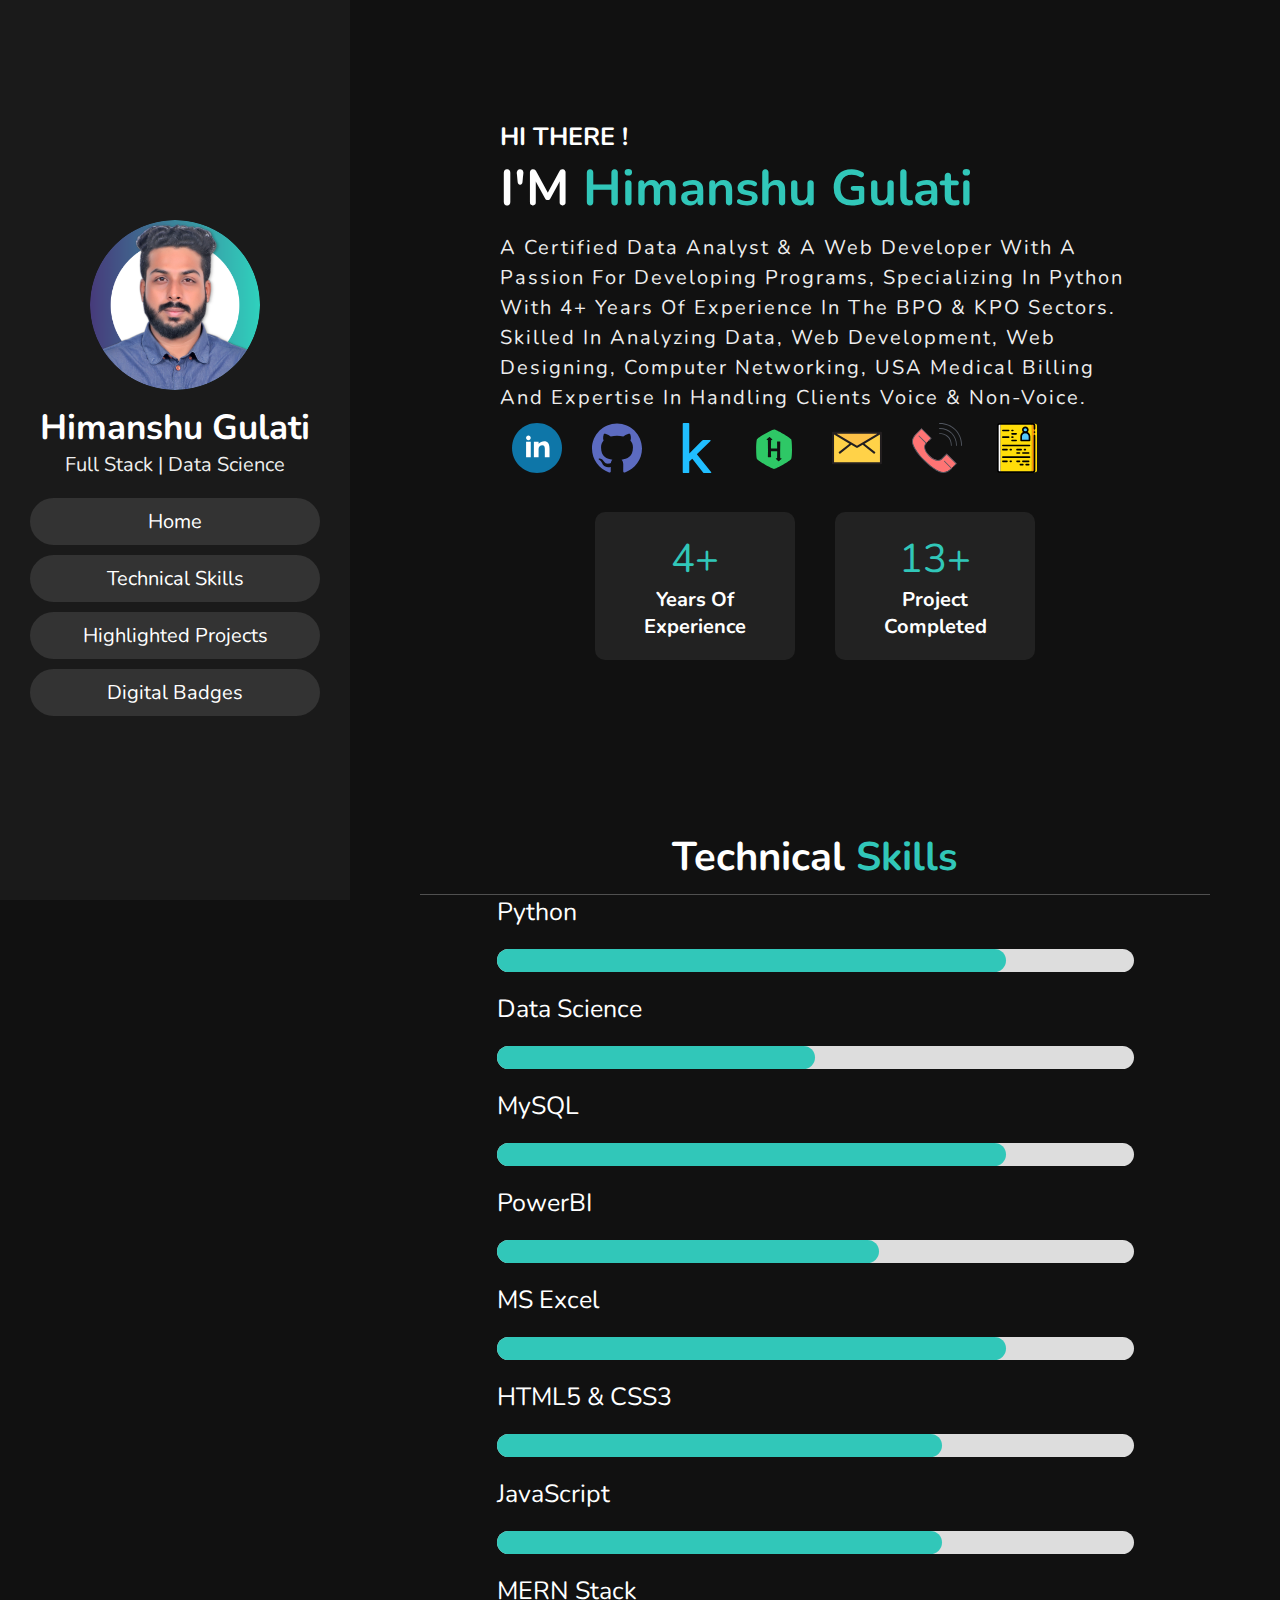
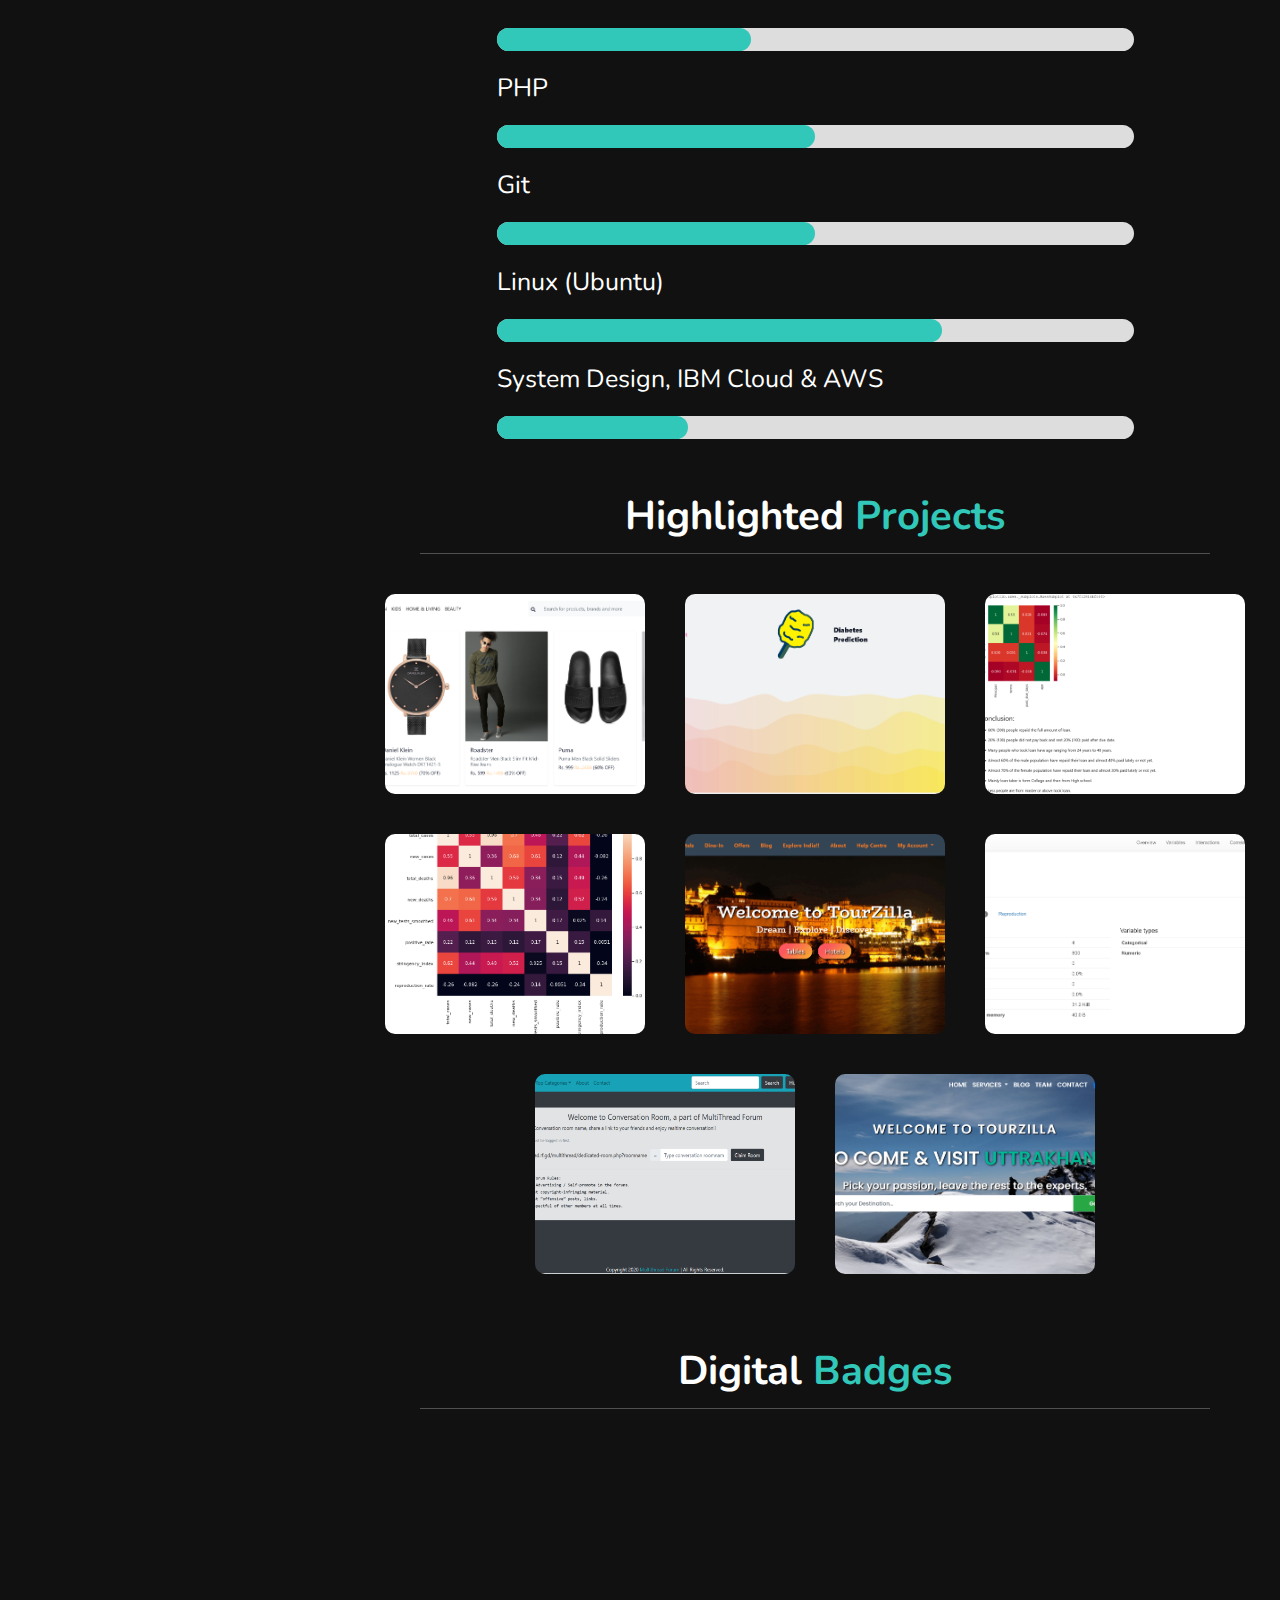
<file: index.html>
<!DOCTYPE html>
<html lang="en">

<head>
  <meta charset="UTF-8" />

  <meta name="viewport" content="width=device-width, initial-scale=1.0" />
  <!-- Primary Meta Tags -->
<title>Himanshu Gulati | Full Stack | Data Science
</title>
<meta name="title" content="Himanshu Gulati | Full Stack | Data Science
">
<meta name="description" content="A certified Data Analyst & a Web Developer with a passion for developing programs, specializing in Python with 4+ years of experience in the BPO & KPO sectors. Skilled in Analyzing Data, Web Development, Web Designing, Computer Networking, USA Medical Billing and expertise in handling clients voice & non-voice.">

<!-- Open Graph / Facebook -->
<meta property="og:type" content="website">
<meta property="og:url" content="https://iamhimanshugulati.github.io/">
<meta property="og:title" content="Himanshu Gulati | Full Stack | Data Science
">
<meta property="og:description" content="A certified Data Analyst & a Web Developer with a passion for developing programs, specializing in Python with 4+ years of experience in the BPO & KPO sectors. Skilled in Analyzing Data, Web Development, Web Designing, Computer Networking, USA Medical Billing and expertise in handling clients voice & non-voice.">
<meta property="og:image" content="https://upload.wikimedia.org/wikipedia/commons/d/dc/Portfolio.hu_full_logo.png">

<!-- Twitter -->
<meta property="twitter:card" content="summary_large_image">
<meta property="twitter:url" content="https://iamhimanshugulati.github.io/">
<meta property="twitter:title" content="Himanshu Gulati | Full Stack | Data Science
">
<meta property="twitter:description" content="A certified Data Analyst & a Web Developer with a passion for developing programs, specializing in Python with 4+ years of experience in the BPO & KPO sectors. Skilled in Analyzing Data, Web Development, Web Designing, Computer Networking, USA Medical Billing and expertise in handling clients voice & non-voice.">
<meta property="twitter:image" content="https://upload.wikimedia.org/wikipedia/commons/d/dc/Portfolio.hu_full_logo.png">

    <link rel="apple-touch-icon" sizes="180x180" href="/apple-touch-icon.png">
    <link rel="icon" type="image/png" sizes="32x32" href="/favicon-32x32.png">
    <link rel="icon" type="image/png" sizes="16x16" href="/favicon-16x16.png">
    <link rel="manifest" href="/site.webmanifest">

  <!-- font awesome cdn link  -->
  <link rel="stylesheet" href="https://use.fontawesome.com/releases/v5.15.4/css/all.css" integrity="sha384-DyZ88mC6Up2uqS4h/KRgHuoeGwBcD4Ng9SiP4dIRy0EXTlnuz47vAwmeGwVChigm" crossorigin="anonymous">

  <!-- custom css file link  -->
  <link rel="stylesheet" href="css/style.css" />
</head>

<body>
  <!-- header section starts  -->

  <header>
    <div class="user">
      <img src="img/profile-pic.png" alt="mypic" />
      <h3 class="name">Himanshu Gulati</h3>
      <p class="post">Full Stack | Data Science</p>
    </div>

    <nav class="navbar" style="margin: 0px 0px 10px 0px;">
      <ul>
        <li>
          <a href="#home"> <i class="fa fa-home"></i> Home </a>
        </li>
        <li>
          <a href="#skills"> <i class="fa fa-cogs"></i> Technical Skills</a>
        </li>
        <li>
          <a href="#portfolio"> <i class="fa fa-briefcase"></i> Highlighted Projects</a>
        </li>
        <li>
          <a href="#badges"> <i class="fa fa-book"></i> Digital Badges</a>
        </li>
      </ul>
    </nav>
  </header>

  <!-- header section ends -->

  <div id="menu" class="fas fa-bars"></div>

  <!-- home section starts  -->

  <section class="home" id="home">
    <h3>HI THERE !</h3>
    <h1>I'M <span>Himanshu Gulati</span></h1>
    <p class="para">
      A certified Data Analyst & a Web Developer with a passion for developing programs, specializing in Python with 4+ years of experience in the BPO & KPO sectors. Skilled in Analyzing Data, Web Development, Web Designing, Computer Networking, USA Medical Billing and expertise in handling clients voice & non-voice.
      <br />
    </p>
    <div class="social-icons">
      <a href="https://www.linkedin.com/in/ihimanshugulati/" target="_blank" class="fa"><img src="img/linkedin.svg"
          height="50" /> </a>
      <a href="https://github.com/iamhimanshugulati" target="_blank" class="fa"><img src="img/github.svg" height="50" />
      </a>
      <a href="https://www.kaggle.com/himanshugulati138" target="_blank" class="fa"><img src="img/kaggle-icon.svg"
          height="50" /> </a>
      <a href="https://www.hackerrank.com/himanshugulati12" target="_blank" class="fa"><img src="img/hackerrank.svg"
          height="50" /> </a>
      <a href="mailto:himanshugulati138@gmail.com" target="_blank" class="fa"><img src="img/mail-svgrepo-com.svg"
          height="50" /> </a>
      <a href="tel:+917015948964" target="_blank" class="fa"><img src="img/phone-call-call-svgrepo-com.svg"
          height="50" /> </a>
      <a href="/Resume.pdf" target="_blank" class="fa"><img src="img/curriculum-resume-svgrepo-com.svg" height="50" />
      </a>
    </div>

    <div class="row">
      <div class="counter">
        <div class="box">
          <span>4+</span>
          <h3>Years Of Experience</h3>
        </div>

        <div class="box">
          <span>13+</span>
          <h3>Project Completed</h3>
        </div>
      </div>
    </div>

  </section>

  <!-- home section ends -->


  <section class="about" id="skills">
    <h1 class="heading">
      <i class="fa fa-cogs"></i> Technical <span> Skills </span>
    </h1>

    <div class="row" style="width: 70%; margin: 0 auto">
      <div class="info">

        <p>Python</p>
        <div class="container">
          <div class="skills python"></div>
        </div>

        <p>Data Science</p>
        <div class="container">
          <div class="skills dataScience"></div>
        </div>

        <p>MySQL</p>
        <div class="container">
          <div class="skills mysql"></div>
        </div>

        <p>PowerBI</p>
        <div class="container">
          <div class="skills powerBI"></div>
        </div>

        <p>MS Excel</p>
        <div class="container">
          <div class="skills msexcel"></div>
        </div>

        <p>HTML5 & CSS3</p>
        <div class="container">
          <div class="skills htmlcss"></div>
        </div>

        <p>JavaScript</p>
        <div class="container">
          <div class="skills js"></div>
        </div>

        <p>MERN Stack</p>
        <div class="container">
          <div class="skills mern"></div>
        </div>

        <p>PHP</p>
        <div class="container">
          <div class="skills php"></div>
        </div>

        <p>Git</p>
        <div class="container">
          <div class="skills git"></div>
        </div>

        <p>Linux (Ubuntu)</p>
        <div class="container">
          <div class="skills linux"></div>
        </div>

        <p>System Design, IBM Cloud & AWS</p>
        <div class="container">
          <div class="skills sdica"></div>
        </div>

      </div>
    </div>
  </section>

  <!-- portfolio section starts  -->

  <section class="portfolio" id="portfolio">
    <h1 class="heading">
      <i class="fa fa-briefcase"></i> Highlighted <span> Projects</span>
    </h1>

    <div class="box-container">
      <div class="box">
        <a href="https://jolly-mcclintock-ab4642.netlify.app/" target="_blank"><img src="img/1.png" alt="React Myntra Clone" /></a>
      </div>

      <div class="box">
        <a href="https://thirsty-kilby-78349c.netlify.app/" target="_blank"><img src="img/2.png" alt="Diabetes Prediction Static Page" /></a>
      </div>

      <div class="box">
        <a href="https://github.com/iamhimanshugulati/Loan-Payments-Data-EDA/blob/main/Loan_Payments_Data_EDA.ipynb" target="_blank"><img src="img/7.PNG" alt="Loan Payments Data EDA" /></a>
      </div>

      <div class="box">
        <a href="https://github.com/iamhimanshugulati/Covid19-Germany-Data-Analysis/blob/main/Covid_Germany_Final.ipynb" target="_blank"><img src="img/8.png" alt="Covid-19-Germany-Data notebook" /></a>
      </div>

      <div class="box">
        <a href="https://iamhimanshugulati.github.io/mytourzilla/" target="_blank"><img src="img/3.png"
            alt="TourZilla V1" /></a>
      </div>

      <div class="box">
        <a href="https://iamhimanshugulati.github.io/student-portfolio-analysis/" target="_blank"><img src="img/4.png" alt="Student portfolio Analysis" /></a>
      </div>

      <div class="box">
        <a href="https://github.com/iamhimanshugulati/multithread" target="_blank"><img src="img/5.PNG" alt="Multithread Forum site" /></a>
      </div>

      <div class="box">
        <a href="https://github.com/iamhimanshugulati/tourzilla-v2" target="_blank"><img src="img/6.png" alt="Tourzilla v2" /></a>
      </div>
    </div>
  </section>
  <!-- portfolio section ends -->

  <section class="badges" id="badges">
    <h1 class="heading">
      <i class="fa fa-book"></i> Digital <span> Badges</span>
    </h1>

    <div class="box-container">
      <div class="box">
        <div data-iframe-width="270" data-iframe-height="270" data-share-badge-id="7b832c3c-b395-4079-8373-0d3a07ca29ca" data-share-badge-host="https://www.credly.com"></div><script type="text/javascript" async src="//cdn.credly.com/assets/utilities/embed.js"></script>
      </div>

      <div class="box">
        <div data-iframe-width="270" data-iframe-height="270" data-share-badge-id="799eef05-d4dc-4794-8a79-14d161b3c75c" data-share-badge-host="https://www.credly.com"></div><script type="text/javascript" async src="//cdn.credly.com/assets/utilities/embed.js"></script>
      </div>

      <div class="box">
        <div data-iframe-width="270" data-iframe-height="270" data-share-badge-id="d934d0c4-6903-4c68-9406-833c9ddc8e35" data-share-badge-host="https://www.credly.com"></div><script type="text/javascript" async src="//cdn.credly.com/assets/utilities/embed.js"></script>
      </div>

      <div class="box">
        <div data-iframe-width="270" data-iframe-height="270" data-share-badge-id="dc521e10-3588-43ef-ab72-aea8fa828134" data-share-badge-host="https://www.credly.com"></div><script type="text/javascript" async src="//cdn.credly.com/assets/utilities/embed.js"></script>
      </div>

      <div class="box">
        <div data-iframe-width="270" data-iframe-height="270" data-share-badge-id="1a0e48cc-1c49-4425-97da-e6a424ae6371" data-share-badge-host="https://www.credly.com"></div><script type="text/javascript" async src="//cdn.credly.com/assets/utilities/embed.js"></script>
      </div>

      <div class="box">
        <div data-iframe-width="270" data-iframe-height="270" data-share-badge-id="5dc996bf-6584-49e3-b1d3-cc18804c30f7" data-share-badge-host="https://www.credly.com"></div><script type="text/javascript" async src="//cdn.credly.com/assets/utilities/embed.js"></script>
      </div>

      <div class="box">
        <div data-iframe-width="270" data-iframe-height="270" data-share-badge-id="88ae2e93-a47e-4944-bb44-79436df5f257" data-share-badge-host="https://www.credly.com"></div><script type="text/javascript" async src="//cdn.credly.com/assets/utilities/embed.js"></script>
      </div>

      <div class="box">
        <div data-iframe-width="270" data-iframe-height="270" data-share-badge-id="918613e4-6ad9-43b0-be74-8221a0051571" data-share-badge-host="https://www.credly.com"></div><script type="text/javascript" async src="//cdn.credly.com/assets/utilities/embed.js"></script>
      </div>

      <div class="box">
        <div data-iframe-width="270" data-iframe-height="270" data-share-badge-id="feb15ca9-ca6a-4cd2-ab15-9b665a4c353f" data-share-badge-host="https://www.credly.com"></div><script type="text/javascript" async src="//cdn.credly.com/assets/utilities/embed.js"></script>
      </div>

      <div class="box">
        <div data-iframe-width="270" data-iframe-height="270" data-share-badge-id="9b5d0dd6-f47d-4f65-8758-d2d5950b7bb2" data-share-badge-host="https://www.credly.com"></div><script type="text/javascript" async src="//cdn.credly.com/assets/utilities/embed.js"></script>
      </div>

      <div class="box">
        <div data-iframe-width="270" data-iframe-height="270" data-share-badge-id="e06094a0-5da5-45e3-9177-deedfb630e77" data-share-badge-host="https://www.credly.com"></div><script type="text/javascript" async src="//cdn.credly.com/assets/utilities/embed.js"></script>
      </div>

      <div class="box">
        <div data-iframe-width="270" data-iframe-height="270" data-share-badge-id="57f092e3-9203-453b-b7be-19b80f547058" data-share-badge-host="https://www.credly.com"></div><script type="text/javascript" async src="//cdn.credly.com/assets/utilities/embed.js"></script>
      </div>

      <div class="box">
        <div data-iframe-width="270" data-iframe-height="270" data-share-badge-id="84f7cc23-03b3-440e-882c-1f003446efd7" data-share-badge-host="https://www.credly.com"></div><script type="text/javascript" async src="//cdn.credly.com/assets/utilities/embed.js"></script>
      </div>

      <div class="box">
        <div data-iframe-width="270" data-iframe-height="270" data-share-badge-id="81a6231f-94d1-478d-872b-738c2a938710" data-share-badge-host="https://www.credly.com"></div><script type="text/javascript" async src="//cdn.credly.com/assets/utilities/embed.js"></script>
      </div>
      
    </div>
  </section>

  <!-- scroll top button  -->

  <!-- <a href="#home" class="top">
      <img src="img/facebook.svg" alt="" />
    </a> -->

  <!-- jquery cdn link  -->
  <script src="https://cdnjs.cloudflare.com/ajax/libs/jquery/3.6.0/jquery.min.js"></script>

  <!-- custom js file link  -->
  <script src="js/script.js"></script>
</body>

</html>
</file>
<file: css/style.css>
@import url("https://fonts.googleapis.com/css2?family=Nunito:wght@200;300;400;600&display=swap");
html {
  scroll-behavior: smooth;
}
:root {
  --blue: #31C7B9;
}

* {
  font-family: "Nunito", sans-serif;
  margin: 0;
  padding: 0;
  box-sizing: border-box;
  text-decoration: none;
  outline: none;
  border: none;
  text-transform: capitalize;
  transition: all 0.2s linear;
}

.social-icons .fa {
  font-size: 25px;
  
  transition: all 0.3s ease;
  height: 70px;
  width: 70px;
  border-radius: 50%;
  padding: 12px;
}
.social-icons .fa:hover {
  color: white;
  transform: translateY(-15px);
}

*::selection {
  background: var(--blue);
  color: #333;
}

html {
  font-size: 62.5%;
  overflow-x: hidden;
}

html::-webkit-scrollbar {
  width: 1.4rem;
}

html::-webkit-scrollbar-track {
  background: #222;
}

html::-webkit-scrollbar-thumb {
  background: var(--blue);
}

body {
  background: #111;
  overflow-x: hidden;
  padding-left: 35rem;
}

section {
  min-height: 90vh;
  padding: 1rem;
}
.para {
  line-height: 30px;
  letter-spacing: 2px;
}
.btn {
  padding: 0.7rem 3rem;
  background: #333;
  color: #fff;
  cursor: pointer;
  margin-top: 1rem;
  font-size: 2rem;
  border-radius: 5rem;
}

.btn i {
  padding: 0 0.5rem;
  font-size: 1.8rem;
}

.btn:hover {
  background: var(--blue);
}

.heading {
  text-align: center;
  margin: 0 6rem;
  font-size: 4rem;
  padding: 1rem;
  border-bottom: 0.1rem solid #fff4;
  color: #fff;
}

.heading span {
  color: var(--blue);
}

header {
  position: fixed;
  top: 0;
  left: 0;
  z-index: 1000;
  height: 100%;
  width: 35rem;
  background: #1a1a1a;
  display: flex;
  align-items: center;
  justify-content: center;
  flex-flow: column;
  text-align: center;
}
header .user{
  margin-top: 45px;
}

header .user img {
  height: 17rem;
  width: 17rem;
  border-radius: 50%;
  object-fit: cover;
  margin-bottom: 1rem;
  margin-top:20px;
}

header .user:hover img {
  transform: scale(1.1);
}

header .user .name {
  font-size: 3.5rem;
  color: #fff;
}

header .user .post {
  font-size: 2rem;
  color: #eee;
}

header .navbar {
  width: 100%;
}

header .navbar ul {
  list-style: none;
  padding: 1rem 3rem;
}

header .navbar ul li a {
  display: block;
  padding: 1rem;
  margin: 1.0rem 0;
  background: #333;
  color: #fff;
  font-size: 2rem;
  border-radius: 5rem;
}

header .navbar ul li a:hover {
  background: var(--blue);
}

#menu {
  position: fixed;
  top: 2rem;
  right: 2rem;
  background: #333;
  color: #fff;
  cursor: pointer;
  font-size: 2.5rem;
  padding: 1rem 1.5rem;
  z-index: 1000;
  display: none;
}

.home {
  display: flex;
  justify-content: center;
  flex-flow: column;
  padding: 0 15rem;
}

.home h3 {
  font-size: 2.5rem;
  color: #fff;
}

.home h1 {
  font-size: 5rem;
  color: #fff;
}

.home h1 span {
  color: var(--blue);
}

.home p {
  font-size: 2rem;
  color: #eee;
  padding: 1rem 0;
}

.home .row {
  display: flex;
  align-items: center;
  justify-content: center;
  flex-wrap: wrap;
  padding: 1rem 0;
}

.home .row .info {
  flex: 1 1 48rem;
  padding: 2rem 1rem;
  padding-left: 6rem;
}

.home .row .info h3 {
  font-size: 2rem;
  color: var(--blue);
  padding: 1rem 0;
  font-weight: normal;
}

.home .row .info h3 span {
  color: #eee;
  padding: 0 0.5rem;
}

.home .row .counter {
  flex: 1 1 48rem;
  display: flex;
  justify-content: center;
  flex-wrap: wrap;
}

.home .row .counter .box {
  width: 20rem;
  background: #222;
  text-align: center;
  padding: 2rem;
  margin: 2rem;
  border-radius: 10px;
}
.home .row .counter .box:hover {
  background-color: var(--blue);
  color: white;
}
.home .row .counter .box:hover span {
  color: white;
}
.home .row .counter .box span {
  font-size: 4rem;
  color: var(--blue);
}

.home .row .counter .box h3 {
  font-size: 2rem;
  color: #fff;
}

.portfolio .box-container {
  display: flex;
  align-items: center;
  justify-content: center;
  flex-wrap: wrap;
  padding: 2rem 0;
}

.portfolio .box-container .box {
  height: 20rem;
  width: 26rem;
  border-radius: 1rem;
  margin: 2rem;
  overflow: hidden;
  cursor: pointer;
}

.portfolio .box-container .box img {
  height: 100%;
  width: 100%;
  object-fit: cover;
}

.portfolio .box-container .box:hover img {
  transform: scale(1.2);
}

/* Make sure that padding behaves as expected */
* {
  box-sizing: border-box;
}

/* Container for skill bars */
.container {
  width: 100%; /* Full width */
  background-color: #ddd; /* Grey background */
  border-radius: 20px;
  height: 23px;
  margin: 20px 0px;
}
.info p {
  color: white;
  font-size: 25px;
}

.skills {
  text-align: right; /* Right-align text */
  padding-top: 10px; /* Add top padding */
  padding-bottom: 10px; /* Add bottom padding */
  color: white; /* White text color */
  border-radius: 20px;
  height: 23px;
  padding-right: 20px;
  background-color: #31C7B9;
}

.python {
  width: 80%;
}

.dataScience {
  width: 50%;
}

.powerBI {
  width: 60%;
}

.msexcel {
  width: 80%;
}
.mysql {
  width: 80%;
}
.htmlcss {
  width: 70%;
}
.js {
  width: 70%;
}

.php {
  width: 50%;
}

.git {
  width: 50%;
}

.linux {
  width: 70%;
}
.mern {
  width: 40%;
}
.sdica {
  width: 30%;
}


.top {
  position: fixed;
  bottom: 7.5rem;
  right: 2rem;
  z-index: 100;
  display: none;
}

/* media queries  */

@media (max-width: 1200px) {
  html {
    font-size: 55%;
  }

  .home {
    padding: 1rem 4rem;
  }
}

@media (max-width: 991px) {
  header {
    left: -120%;
  }

  #menu {
    display: block;
  }

  header.toggle {
    left: 0%;
  }

  body {
    padding: 0;
  }
}

@media (max-width: 768px) {
  html {
    font-size: 50%;
  }
}

@media (max-width: 400px) {
  header {
    width: 100vw;
  }

  .heading {
    margin: 0 3rem;
  }

  .home .row .counter .box {
    width: 100%;
  }


  .portfolio .box-container .box {
    width: 100%;
  }

  .badges .box-container .box {
    width: 100%;
  }
}

.badges .box-container {
  display: flex;
  align-items: center;
  justify-content: center;
  flex-wrap: wrap;
  padding: 2rem 0;
}

.badges .box-container .box {
  height: 26rem;
  width: 31rem;
  border-radius: 0rem;
  margin: 1rem;
  overflow: hidden;
  cursor: pointer;
}

/* .badges .box-container .box img {
  height: 100%;
  width: 100%;
  object-fit: cover;
}

.badges .box-container .box:hover img {
  transform: scale(1.2);
} */
</file>
